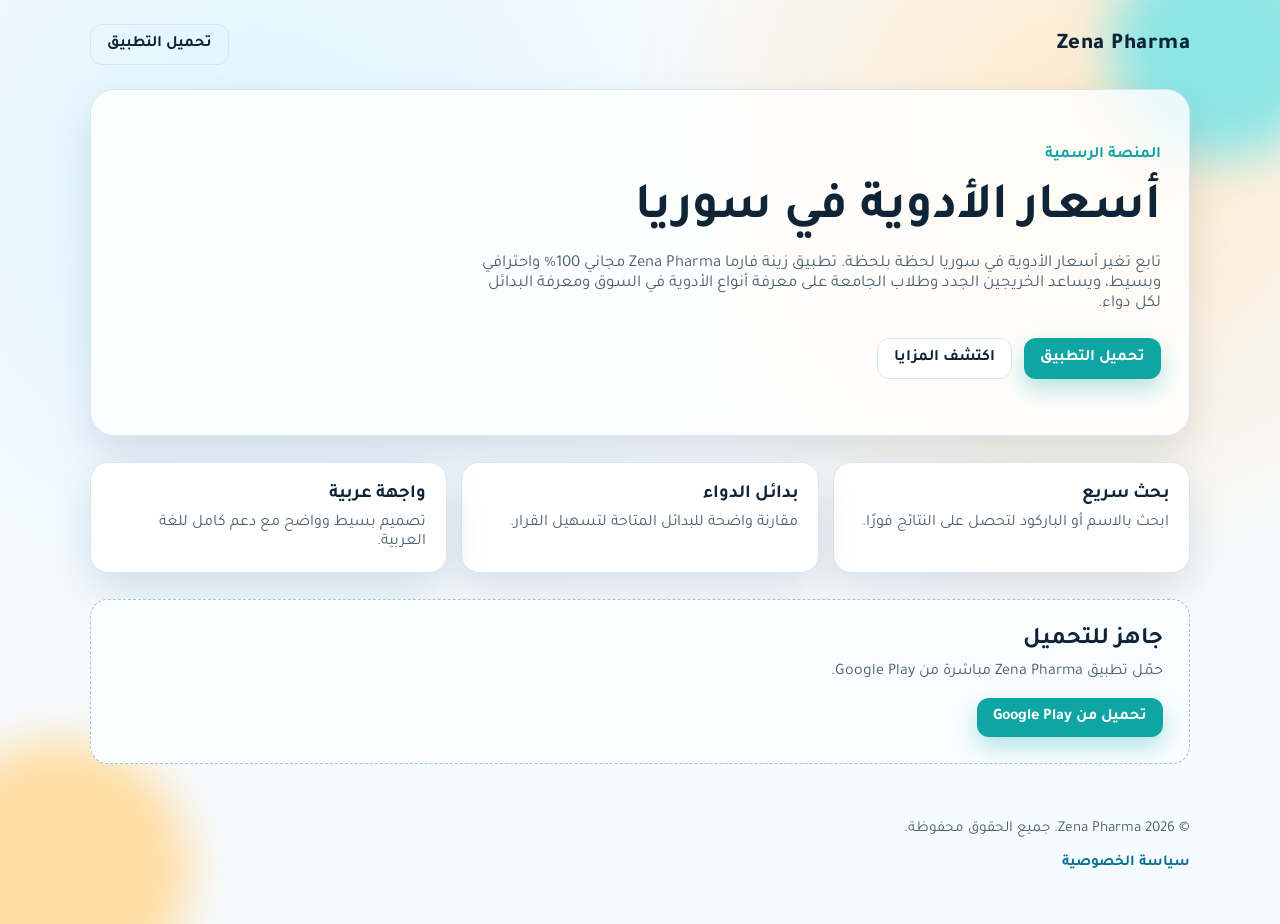
<file: index.html>
<!doctype html>
<html lang="ar" dir="rtl">
<head>
  <meta charset="UTF-8" />
  <meta name="viewport" content="width=device-width, initial-scale=1.0" />
  <title>أسعار الأدوية في سوريا | Zena Pharma</title>
  <meta name="description" content="تطبيق زينة فارما Zena Pharma مجاني 100% واحترافي وبسيط لمتابعة أسعار الأدوية في سوريا ومعرفة الأدوية المتوفرة وبدائل كل دواء." />
  <meta name="robots" content="index, follow" />
  <meta name="theme-color" content="#0ea5a4" />
  <meta name="application-name" content="Zena Pharma" />
  <link rel="canonical" href="https://zenapharma.github.io/" />
  <link rel="alternate" hreflang="ar" href="https://zenapharma.github.io/" />
  <link rel="icon" href="favicon.ico" sizes="32x32" />
  <link rel="icon" type="image/png" href="assets/icons/favicon-32.png" sizes="32x32" />
  <link rel="apple-touch-icon" href="assets/icons/apple-touch-icon.png" />
  <link rel="manifest" href="site.webmanifest" />
  <meta property="og:type" content="website" />
  <meta property="og:locale" content="ar_AR" />
  <meta property="og:site_name" content="Zena Pharma" />
  <meta property="og:title" content="أسعار الأدوية في سوريا | Zena Pharma" />
  <meta property="og:description" content="تطبيق زينة فارما مجاني 100% واحترافي وبسيط لمتابعة أسعار الأدوية في سوريا ومعرفة بدائل كل دواء." />
  <meta property="og:url" content="https://zenapharma.github.io/" />
  <meta property="og:image" content="https://zenapharma.github.io/assets/og-image.png" />
  <meta property="og:image:alt" content="شعار تطبيق Zena Pharma" />
  <meta property="og:image:width" content="1200" />
  <meta property="og:image:height" content="630" />
  <meta name="twitter:card" content="summary_large_image" />
  <meta name="twitter:title" content="أسعار الأدوية في سوريا | Zena Pharma" />
  <meta name="twitter:description" content="تطبيق زينة فارما مجاني 100% واحترافي وبسيط لمتابعة أسعار الأدوية في سوريا ومعرفة بدائل كل دواء." />
  <meta name="twitter:image" content="https://zenapharma.github.io/assets/og-image.png" />
  <meta name="twitter:image:alt" content="شعار تطبيق Zena Pharma" />
  <meta property="al:android:package" content="com.zena.zenapharma" />
  <meta property="al:android:app_name" content="Zena Pharma" />
  <meta property="al:android:url" content="market://details?id=com.zena.zenapharma" />
  <meta property="al:web:url" content="https://play.google.com/store/apps/details?id=com.zena.zenapharma" />
  <link rel="preconnect" href="https://fonts.googleapis.com">
  <link rel="preconnect" href="https://fonts.gstatic.com" crossorigin>
  <link href="https://fonts.googleapis.com/css2?family=Tajawal:wght@400;500;700;800&display=swap" rel="stylesheet">
  <link rel="stylesheet" href="styles.css" />
  <script type="application/ld+json">
    {
      "@context": "https://schema.org",
      "@type": "MobileApplication",
      "name": "زينة فارما",
      "alternateName": "Zena Pharma",
      "operatingSystem": "Android",
      "applicationCategory": "MedicalApplication",
      "description": "تطبيق زينة فارما Zena Pharma مجاني 100% واحترافي وبسيط، يساعدك على متابعة أسعار الأدوية في سوريا ومعرفة الأدوية المتوفرة في السوق وبدائل كل دواء.",
      "url": "https://zenapharma.github.io/",
      "image": "https://zenapharma.github.io/assets/og-image.png",
      "downloadUrl": "https://play.google.com/store/apps/details?id=com.zena.zenapharma",
      "offers": {
        "@type": "Offer",
        "price": "0",
        "priceCurrency": "USD"
      }
    }
  </script>
</head>
<body>
  <div class="bg-shape shape-1"></div>
  <div class="bg-shape shape-2"></div>

  <header class="topbar">
    <div class="brand">Zena Pharma</div>
    <a class="btn ghost" href="https://play.google.com/store/apps/details?id=com.zena.zenapharma" target="_blank" rel="noopener">تحميل التطبيق</a>
  </header>

  <main>
    <section class="hero reveal">
      <p class="kicker">المنصة الرسمية</p>
      <h1>أسعار الأدوية في سوريا</h1>
      <p class="subtitle">
        تابع تغير أسعار الأدوية في سوريا لحظة بلحظة. تطبيق زينة فارما Zena Pharma مجاني 100% واحترافي وبسيط،
        ويساعد الخريجين الجدد وطلاب الجامعة على معرفة أنواع الأدوية في السوق ومعرفة البدائل لكل دواء.
      </p>
      <div class="actions">
        <a class="btn primary" href="https://play.google.com/store/apps/details?id=com.zena.zenapharma" target="_blank" rel="noopener">تحميل التطبيق</a>
        <a class="btn secondary" href="#features">اكتشف المزايا</a>
      </div>
    </section>

    <section id="features" class="features reveal">
      <article class="card">
        <h3>بحث سريع</h3>
        <p>ابحث بالاسم أو الباركود لتحصل على النتائج فورًا.</p>
      </article>
      <article class="card">
        <h3>بدائل الدواء</h3>
        <p>مقارنة واضحة للبدائل المتاحة لتسهيل القرار.</p>
      </article>
      <article class="card">
        <h3>واجهة عربية</h3>
        <p>تصميم بسيط وواضح مع دعم كامل للغة العربية.</p>
      </article>
    </section>

    <section id="download" class="download reveal">
      <h2>جاهز للتحميل</h2>
      <p>حمّل تطبيق Zena Pharma مباشرة من Google Play.</p>
      <a class="btn primary" href="https://play.google.com/store/apps/details?id=com.zena.zenapharma" target="_blank" rel="noopener" aria-label="تحميل تطبيق Zena Pharma من Google Play">تحميل من Google Play</a>
    </section>
  </main>

  <footer>
    <p>© <span id="year"></span> Zena Pharma. جميع الحقوق محفوظة.</p>
    <p><a href="privacy-policy.html">سياسة الخصوصية</a></p>
  </footer>

  <script src="script.js"></script>
</body>
</html>
</file>
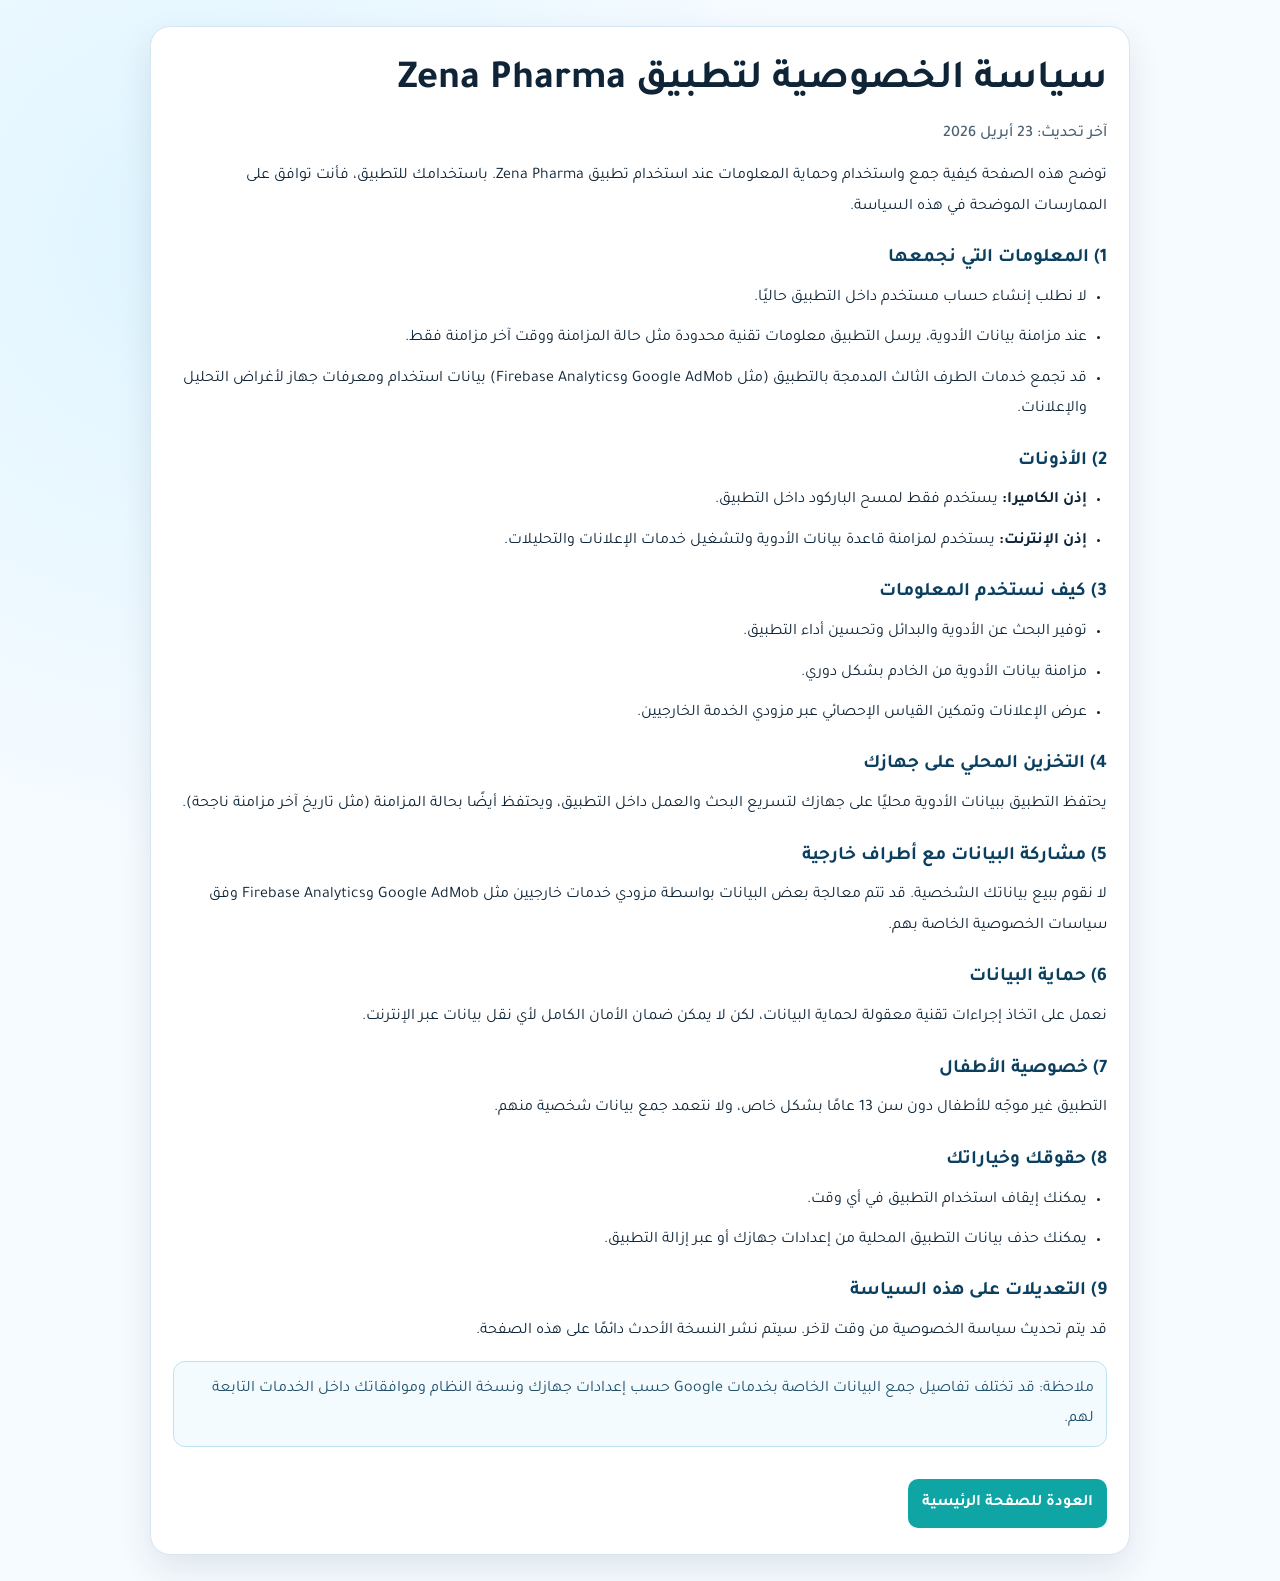
<file: privacy-policy.html>
<!doctype html>
<html lang="ar" dir="rtl">
<head>
  <meta charset="UTF-8" />
  <meta name="viewport" content="width=device-width, initial-scale=1.0" />
  <title>سياسة الخصوصية | Zena Pharma</title>
  <meta name="description" content="سياسة الخصوصية الخاصة بتطبيق Zena Pharma" />
  <meta name="robots" content="index, follow" />
  <meta name="theme-color" content="#0ea5a4" />
  <link rel="canonical" href="https://zenapharma.github.io/privacy-policy.html" />
  <link rel="icon" href="favicon.ico" sizes="32x32" />
  <link rel="icon" type="image/png" href="assets/icons/favicon-32.png" sizes="32x32" />
  <link rel="apple-touch-icon" href="assets/icons/apple-touch-icon.png" />
  <link rel="manifest" href="site.webmanifest" />
  <meta property="og:type" content="article" />
  <meta property="og:locale" content="ar_AR" />
  <meta property="og:site_name" content="Zena Pharma" />
  <meta property="og:title" content="سياسة الخصوصية | Zena Pharma" />
  <meta property="og:description" content="سياسة الخصوصية الخاصة بتطبيق Zena Pharma." />
  <meta property="og:url" content="https://zenapharma.github.io/privacy-policy.html" />
  <meta property="og:image" content="https://zenapharma.github.io/assets/og-image.png" />
  <meta property="og:image:alt" content="شعار تطبيق Zena Pharma" />
  <link rel="preconnect" href="https://fonts.googleapis.com">
  <link rel="preconnect" href="https://fonts.gstatic.com" crossorigin>
  <link href="https://fonts.googleapis.com/css2?family=Tajawal:wght@400;500;700;800&display=swap" rel="stylesheet">
  <style>
    :root {
      --bg: #f6fbff;
      --text: #0f2537;
      --muted: #4a6070;
      --primary: #0ea5a4;
      --surface: #ffffff;
      --border: #d6e6f3;
      --shadow: 0 14px 34px rgba(15, 37, 55, 0.1);
    }
    * { box-sizing: border-box; }
    body {
      margin: 0;
      font-family: "Tajawal", sans-serif;
      color: var(--text);
      background: radial-gradient(circle at 15% 15%, #dff5ff, transparent 36%), var(--bg);
      line-height: 1.9;
    }
    .wrap {
      width: min(980px, 92%);
      margin: 26px auto;
      background: var(--surface);
      border: 1px solid var(--border);
      border-radius: 20px;
      box-shadow: var(--shadow);
      padding: 26px 22px;
    }
    h1, h2 { margin: 0 0 10px; line-height: 1.4; }
    h1 { font-size: clamp(1.7rem, 4vw, 2.5rem); }
    h2 { font-size: 1.2rem; margin-top: 24px; color: #0b3f5f; }
    p, li { color: var(--text); margin: 0 0 10px; }
    ul { margin: 0; padding-right: 20px; }
    .meta {
      color: var(--muted);
      margin-bottom: 12px;
      font-weight: 500;
    }
    .notice {
      border: 1px solid #bfe3f2;
      background: #f4fbff;
      border-radius: 12px;
      padding: 12px;
      margin-top: 14px;
      color: #1f4e69;
    }
    .back {
      display: inline-block;
      margin-top: 22px;
      text-decoration: none;
      color: #fff;
      background: var(--primary);
      padding: 9px 14px;
      border-radius: 10px;
      font-weight: 700;
    }
  </style>
</head>
<body>
  <main class="wrap">
    <h1>سياسة الخصوصية لتطبيق Zena Pharma</h1>
    <p class="meta">آخر تحديث: 23 أبريل 2026</p>

    <p>
      توضح هذه الصفحة كيفية جمع واستخدام وحماية المعلومات عند استخدام تطبيق Zena Pharma.
      باستخدامك للتطبيق، فأنت توافق على الممارسات الموضحة في هذه السياسة.
    </p>

    <h2>1) المعلومات التي نجمعها</h2>
    <ul>
      <li>لا نطلب إنشاء حساب مستخدم داخل التطبيق حاليًا.</li>
      <li>عند مزامنة بيانات الأدوية، يرسل التطبيق معلومات تقنية محدودة مثل حالة المزامنة ووقت آخر مزامنة فقط.</li>
      <li>قد تجمع خدمات الطرف الثالث المدمجة بالتطبيق (مثل Google AdMob وFirebase Analytics) بيانات استخدام ومعرفات جهاز لأغراض التحليل والإعلانات.</li>
    </ul>

    <h2>2) الأذونات</h2>
    <ul>
      <li><strong>إذن الكاميرا:</strong> يستخدم فقط لمسح الباركود داخل التطبيق.</li>
      <li><strong>إذن الإنترنت:</strong> يستخدم لمزامنة قاعدة بيانات الأدوية ولتشغيل خدمات الإعلانات والتحليلات.</li>
    </ul>

    <h2>3) كيف نستخدم المعلومات</h2>
    <ul>
      <li>توفير البحث عن الأدوية والبدائل وتحسين أداء التطبيق.</li>
      <li>مزامنة بيانات الأدوية من الخادم بشكل دوري.</li>
      <li>عرض الإعلانات وتمكين القياس الإحصائي عبر مزودي الخدمة الخارجيين.</li>
    </ul>

    <h2>4) التخزين المحلي على جهازك</h2>
    <p>
      يحتفظ التطبيق ببيانات الأدوية محليًا على جهازك لتسريع البحث والعمل داخل التطبيق،
      ويحتفظ أيضًا بحالة المزامنة (مثل تاريخ آخر مزامنة ناجحة).
    </p>

    <h2>5) مشاركة البيانات مع أطراف خارجية</h2>
    <p>
      لا نقوم ببيع بياناتك الشخصية. قد تتم معالجة بعض البيانات بواسطة مزودي خدمات خارجيين
      مثل Google AdMob وFirebase Analytics وفق سياسات الخصوصية الخاصة بهم.
    </p>

    <h2>6) حماية البيانات</h2>
    <p>
      نعمل على اتخاذ إجراءات تقنية معقولة لحماية البيانات، لكن لا يمكن ضمان الأمان الكامل لأي نقل بيانات عبر الإنترنت.
    </p>

    <h2>7) خصوصية الأطفال</h2>
    <p>
      التطبيق غير موجّه للأطفال دون سن 13 عامًا بشكل خاص، ولا نتعمد جمع بيانات شخصية منهم.
    </p>

    <h2>8) حقوقك وخياراتك</h2>
    <ul>
      <li>يمكنك إيقاف استخدام التطبيق في أي وقت.</li>
      <li>يمكنك حذف بيانات التطبيق المحلية من إعدادات جهازك أو عبر إزالة التطبيق.</li>
    </ul>

    <h2>9) التعديلات على هذه السياسة</h2>
    <p>
      قد يتم تحديث سياسة الخصوصية من وقت لآخر. سيتم نشر النسخة الأحدث دائمًا على هذه الصفحة.
    </p>    

    <p class="notice">
      ملاحظة: قد تختلف تفاصيل جمع البيانات الخاصة بخدمات Google حسب إعدادات جهازك ونسخة النظام وموافقاتك داخل الخدمات التابعة لهم.
    </p>

    <a class="back" href="/">العودة للصفحة الرئيسية</a>
  </main>
</body>
</html>
</file>
<file: styles.css>
:root {
  --bg: #f6fbff;
  --text: #0f2537;
  --muted: #4a6070;
  --primary: #0ea5a4;
  --secondary: #f59e0b;
  --surface: #ffffffcc;
  --border: #d6e6f3;
  --shadow: 0 18px 40px rgba(15, 37, 55, 0.12);
}

* {
  box-sizing: border-box;
}

body {
  margin: 0;
  font-family: "Tajawal", sans-serif;
  background: radial-gradient(circle at 20% 20%, #dff5ff, transparent 40%),
    radial-gradient(circle at 85% 15%, #ffe9c9, transparent 35%),
    var(--bg);
  color: var(--text);
  min-height: 100vh;
  overflow-x: hidden;
}

.bg-shape {
  position: fixed;
  z-index: -1;
  border-radius: 50%;
  filter: blur(24px);
}

.shape-1 {
  width: 220px;
  height: 220px;
  background: #8de5e4;
  top: -60px;
  right: -50px;
}

.shape-2 {
  width: 260px;
  height: 260px;
  background: #ffdca0;
  bottom: -100px;
  left: -70px;
}

.topbar {
  width: min(1100px, 92%);
  margin: 24px auto;
  display: flex;
  align-items: center;
  justify-content: space-between;
}

.brand {
  font-weight: 800;
  font-size: 1.4rem;
  letter-spacing: 0.5px;
}

main {
  width: min(1100px, 92%);
  margin: 0 auto;
  padding-bottom: 36px;
}

.hero {
  padding: 56px 28px;
  background: var(--surface);
  border: 1px solid var(--border);
  border-radius: 24px;
  backdrop-filter: blur(6px);
  box-shadow: var(--shadow);
}

.kicker {
  margin: 0;
  color: var(--primary);
  font-weight: 700;
}

h1 {
  margin: 14px 0;
  font-size: clamp(2rem, 4vw, 3.2rem);
  line-height: 1.2;
}

.subtitle {
  margin: 0;
  color: var(--muted);
  max-width: 700px;
  font-size: 1.05rem;
}

.actions {
  margin-top: 24px;
  display: flex;
  gap: 12px;
  flex-wrap: wrap;
}

.btn {
  display: inline-flex;
  align-items: center;
  justify-content: center;
  text-decoration: none;
  border-radius: 12px;
  padding: 10px 16px;
  font-weight: 700;
  transition: transform 180ms ease, box-shadow 180ms ease, background 180ms ease;
}

.btn:hover {
  transform: translateY(-2px);
}

.btn.primary {
  background: var(--primary);
  color: #fff;
  box-shadow: 0 10px 22px rgba(14, 165, 164, 0.3);
}

.btn.secondary {
  background: #fff;
  color: var(--text);
  border: 1px solid var(--border);
}

.btn.ghost {
  background: transparent;
  color: var(--text);
  border: 1px solid var(--border);
}

.features {
  margin-top: 26px;
  display: grid;
  grid-template-columns: repeat(3, minmax(0, 1fr));
  gap: 14px;
}

.card {
  background: #fff;
  border: 1px solid var(--border);
  border-radius: 18px;
  padding: 20px;
  box-shadow: var(--shadow);
}

.card h3 {
  margin-top: 0;
  margin-bottom: 8px;
}

.card p {
  margin: 0;
  color: var(--muted);
}

.download {
  margin-top: 26px;
  padding: 26px;
  border-radius: 18px;
  border: 1px dashed #9bc6de;
  background: #f9fdff;
}

.download h2 {
  margin: 0 0 8px;
}

.download p {
  margin: 0 0 16px;
  color: var(--muted);
}

footer {
  width: min(1100px, 92%);
  margin: 20px auto 28px;
  color: var(--muted);
  font-size: 0.95rem;
}

footer a {
  color: #0b6f94;
  font-weight: 700;
  text-decoration: none;
}

footer a:hover {
  text-decoration: underline;
}

.reveal {
  opacity: 0;
  transform: translateY(14px);
  animation: reveal 650ms ease forwards;
}

.features.reveal {
  animation-delay: 120ms;
}

.download.reveal {
  animation-delay: 220ms;
}

@keyframes reveal {
  to {
    opacity: 1;
    transform: translateY(0);
  }
}

@media (max-width: 850px) {
  .features {
    grid-template-columns: 1fr;
  }

  .hero {
    padding: 38px 20px;
  }
}
</file>
